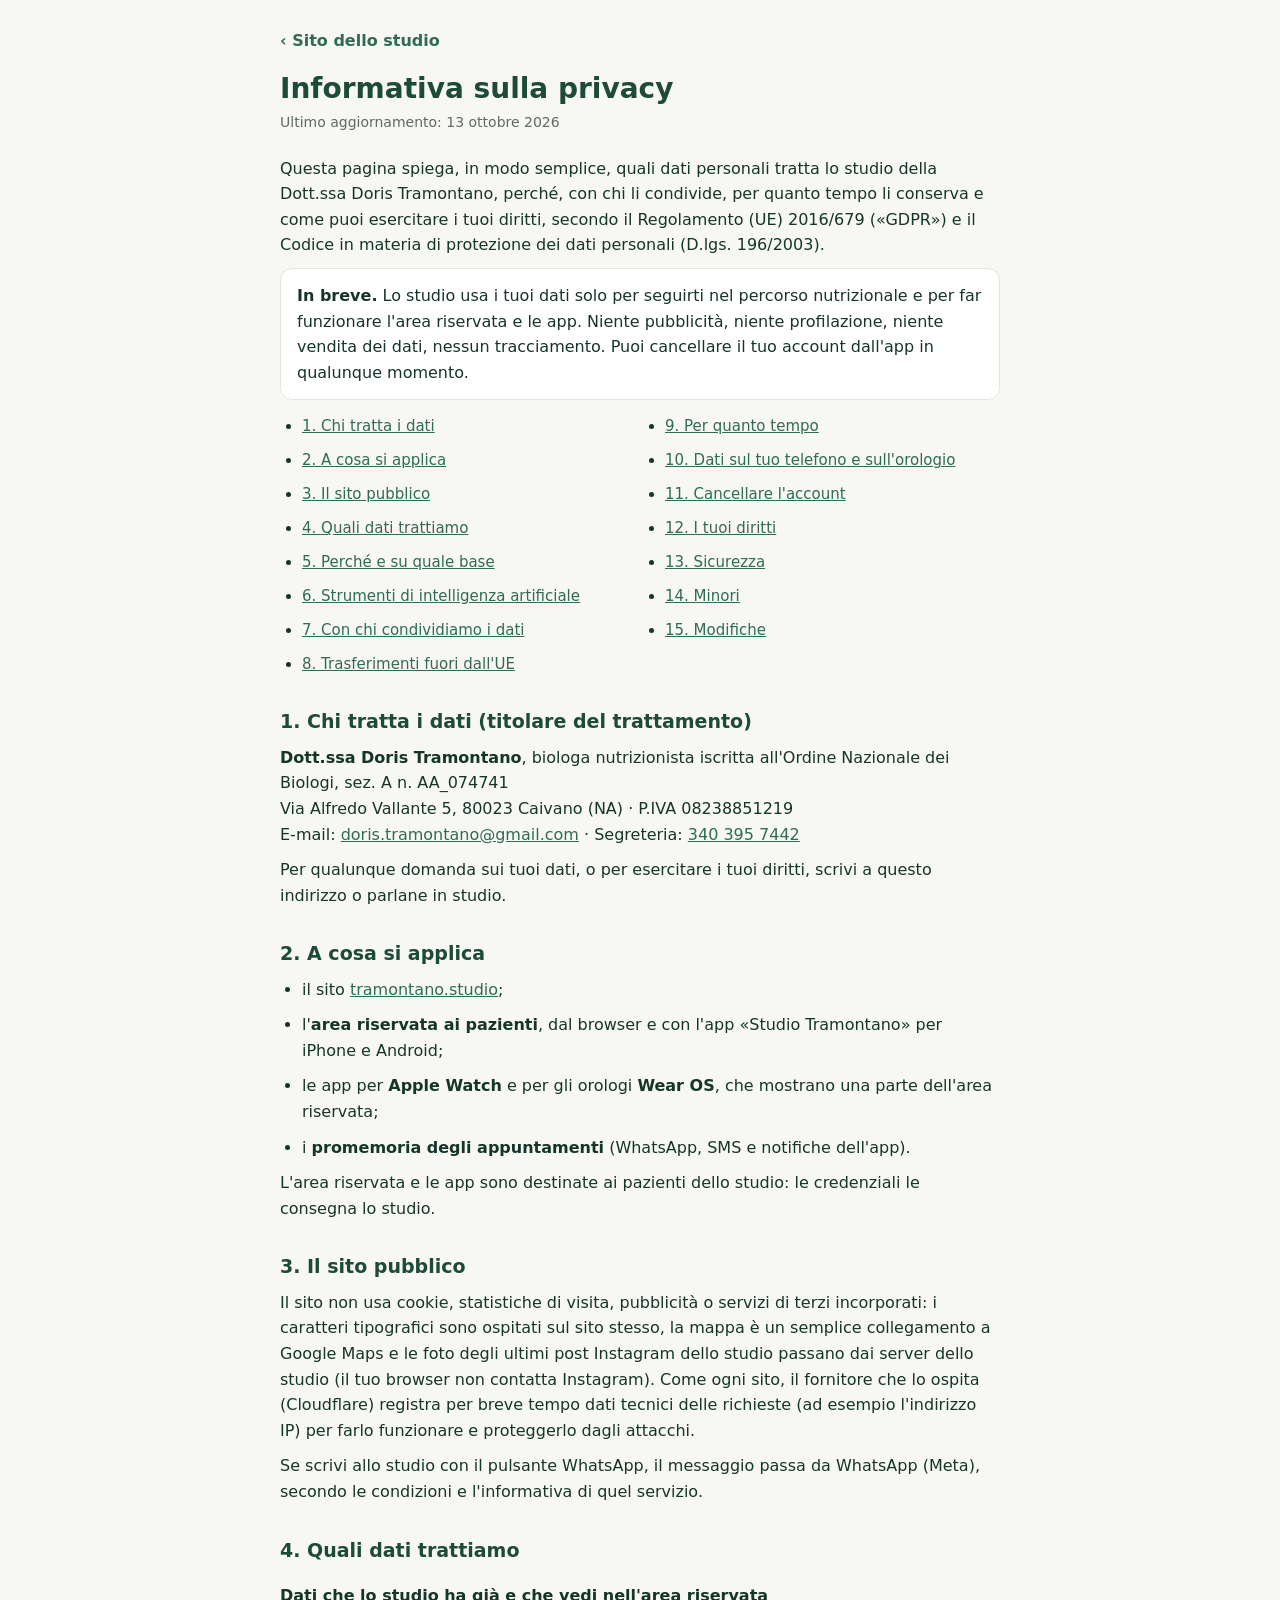
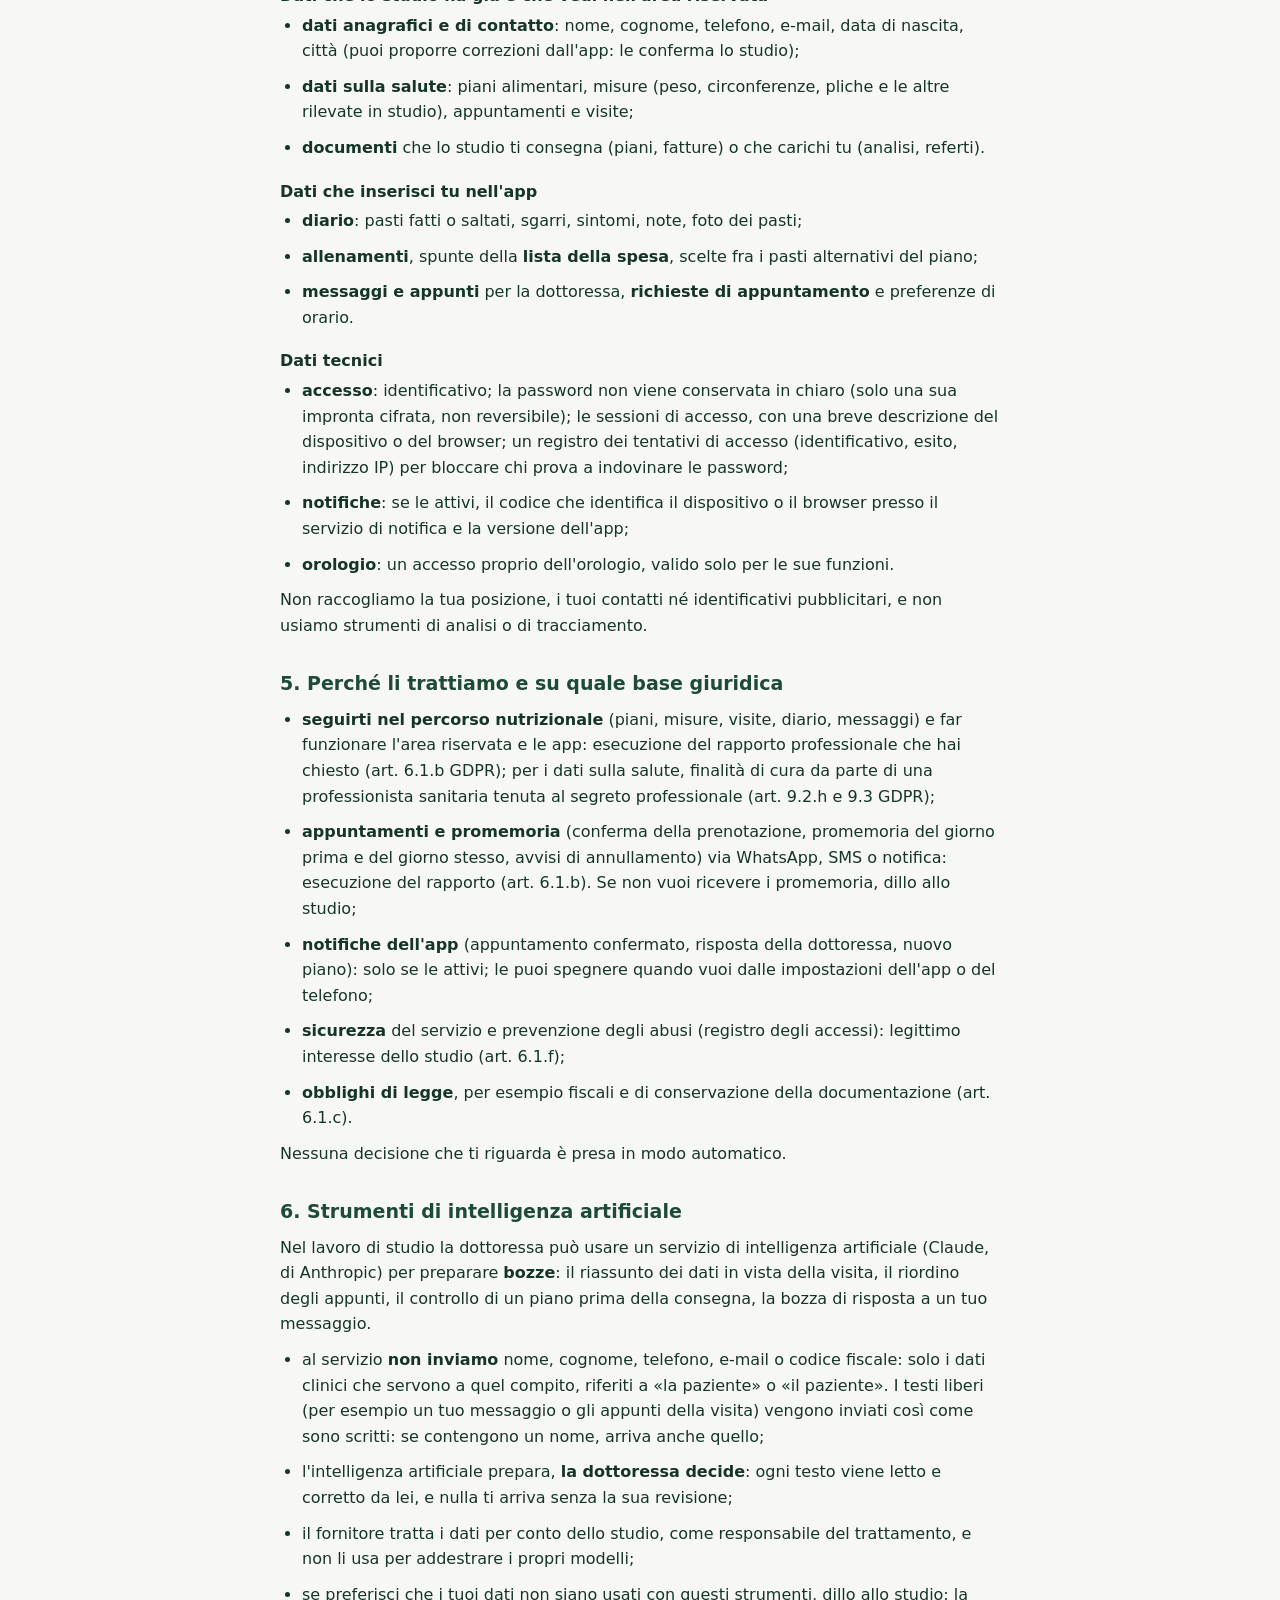
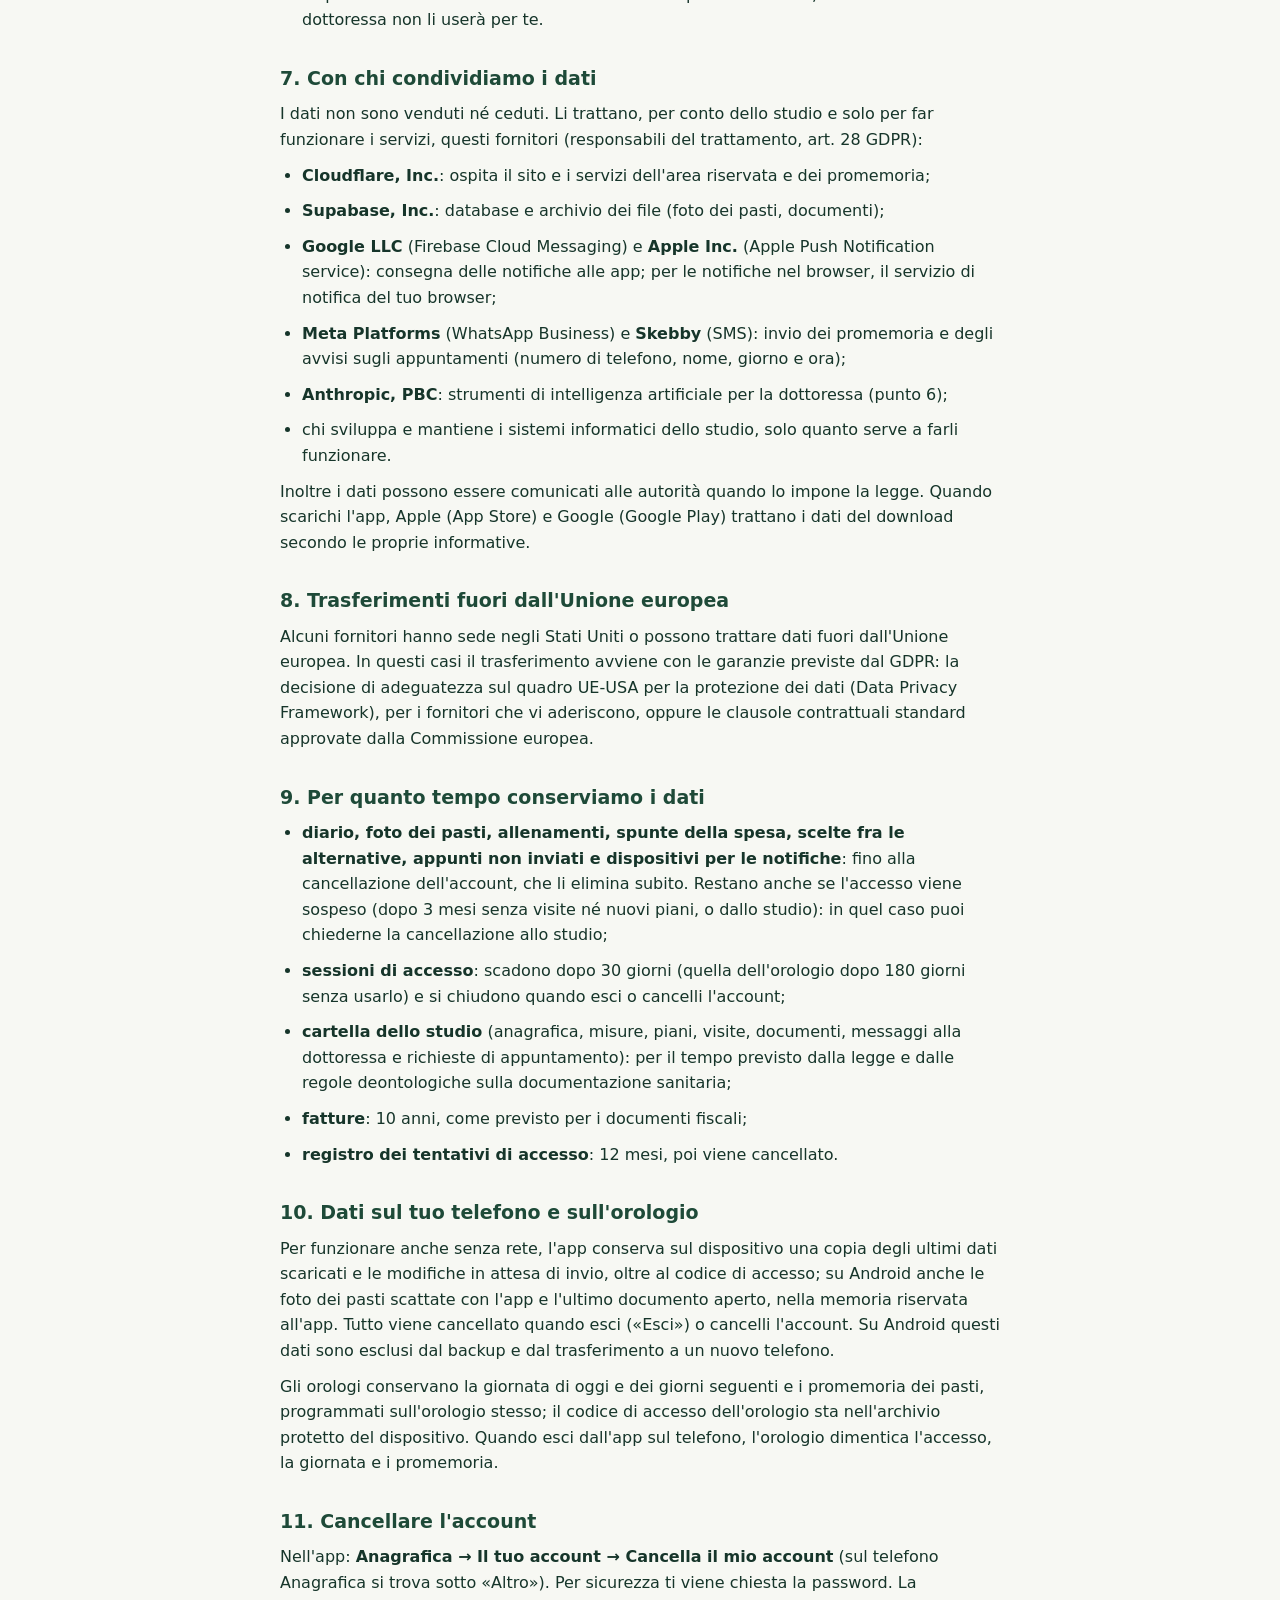
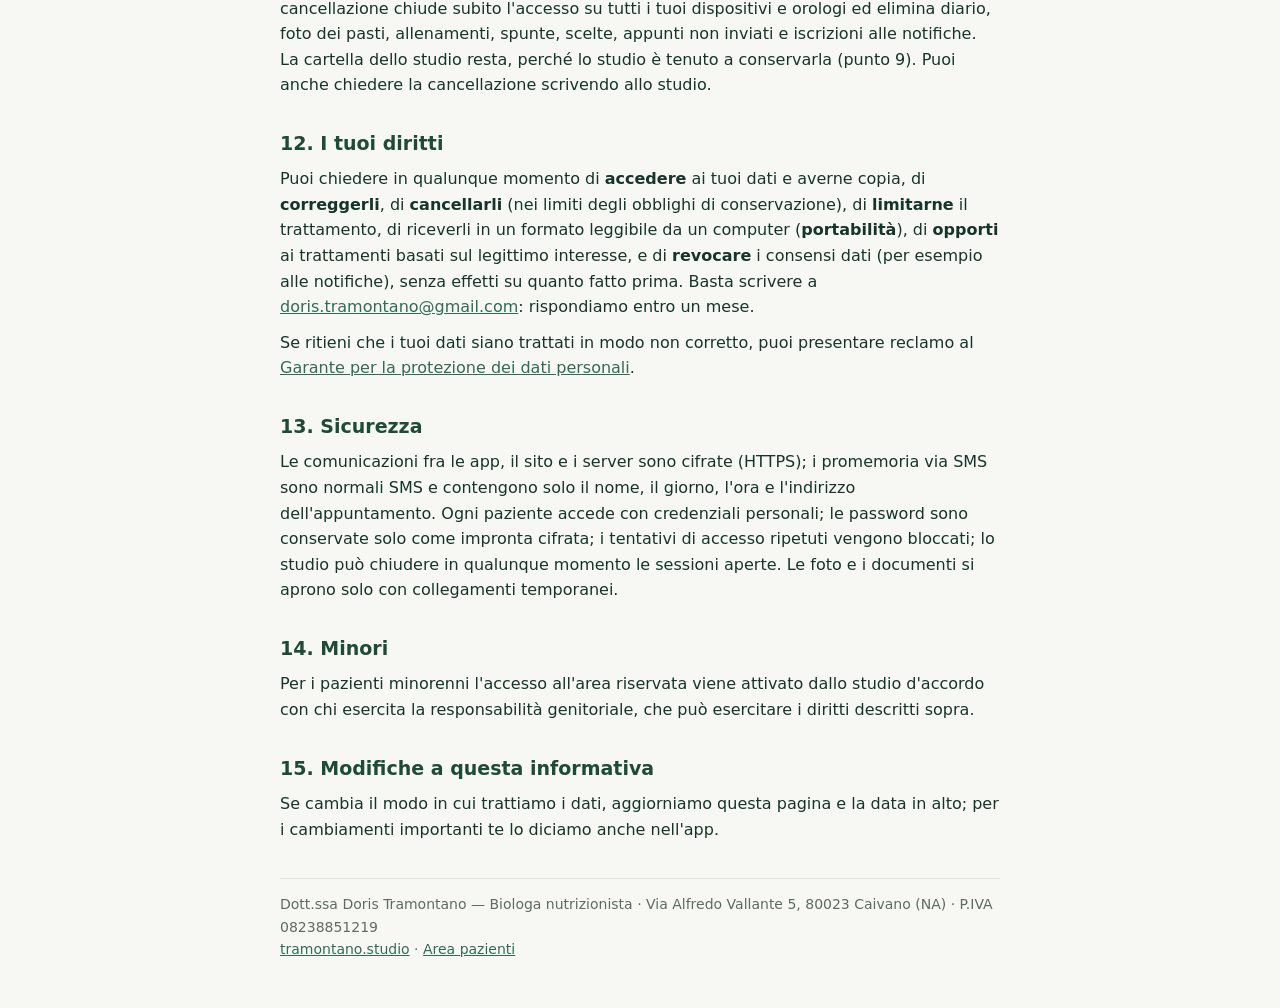
<file: App/public/privacy.html>
<!doctype html>
<html lang="it">
<head>
<meta charset="utf-8">
<meta name="viewport" content="width=device-width,initial-scale=1,viewport-fit=cover">
<title>Informativa sulla privacy — Dott.ssa Doris Tramontano</title>
<meta name="description" content="Come lo studio della Dott.ssa Doris Tramontano, biologa nutrizionista, tratta i dati personali nel sito, nell'area riservata ai pazienti e nelle app.">
<link rel="icon" href="/favicon.svg" type="image/svg+xml">
<!--
  INFORMATIVA SULLA PRIVACY (versione .46) — sito, area pazienti, app per telefono e orologio, promemoria.
  Pagina pubblica, senza script e senza risorse esterne: e' l'indirizzo da indicare in App Store Connect
  e in Google Play Console (https://tramontano.studio/privacy) e da collegare dentro l'app.
  Il testo descrive cio' che fa il codice di questo repository: se si aggiunge un servizio esterno
  (statistiche, un altro invio di messaggi...) va aggiornato. Da far rileggere al consulente dello studio
  prima della pubblicazione (punti da confermare: app-nativa/LEGGIMI.md, passo 6.0).
-->
<style>
  :root { --verde:#1E4A38; --verde2:#2F6B57; --sfondo:#F7F8F3; --testo:#16352A; --tenue:#5d6b63; --bordo:#e2e5dc; }
  * { box-sizing: border-box; }
  body { margin:0; background:var(--sfondo); color:var(--testo);
    font:16px/1.6 system-ui,-apple-system,"Segoe UI",Roboto,sans-serif; -webkit-text-size-adjust:100%; }
  main { max-width:760px; margin:0 auto;
    padding:calc(28px + env(safe-area-inset-top)) calc(20px + env(safe-area-inset-right)) calc(48px + env(safe-area-inset-bottom)) calc(20px + env(safe-area-inset-left)); }
  .torna { display:inline-block; margin-bottom:18px; color:var(--verde2); font-weight:600; text-decoration:none; }
  h1 { color:var(--verde); font-size:28px; line-height:1.2; margin:0 0 6px; }
  .agg { color:var(--tenue); font-size:14px; margin:0 0 22px; }
  h2 { color:var(--verde); font-size:19px; margin:30px 0 8px; }
  h3 { font-size:16px; margin:18px 0 4px; }
  p, li { margin:0 0 10px; }
  ul { padding-left:22px; margin:0 0 10px; }
  a { color:var(--verde2); }
  .riquadro { background:#fff; border:1px solid var(--bordo); border-radius:12px; padding:14px 16px; margin:10px 0 14px; }
  .indice { columns:2; column-gap:28px; font-size:15px; }
  .indice li { break-inside:avoid; }
  @media (max-width:560px) { .indice { columns:1; } h1 { font-size:24px; } }
  footer { margin-top:36px; padding-top:14px; border-top:1px solid var(--bordo); color:var(--tenue); font-size:14px; }
</style>
</head>
<body>
<main>
<a class="torna" href="/">‹ Sito dello studio</a>
<h1>Informativa sulla privacy</h1>
<p class="agg">Ultimo aggiornamento: 13 ottobre 2026</p>

<p>Questa pagina spiega, in modo semplice, quali dati personali tratta lo studio della Dott.ssa Doris Tramontano,
perché, con chi li condivide, per quanto tempo li conserva e come puoi esercitare i tuoi diritti, secondo il
Regolamento (UE) 2016/679 («GDPR») e il Codice in materia di protezione dei dati personali (D.lgs. 196/2003).</p>

<div class="riquadro">
<b>In breve.</b> Lo studio usa i tuoi dati solo per seguirti nel percorso nutrizionale e per far funzionare
l'area riservata e le app. Niente pubblicità, niente profilazione, niente vendita dei dati, nessun
tracciamento. Puoi cancellare il tuo account dall'app in qualunque momento.
</div>

<ul class="indice">
  <li><a href="#titolare">1. Chi tratta i dati</a></li>
  <li><a href="#ambito">2. A cosa si applica</a></li>
  <li><a href="#sito">3. Il sito pubblico</a></li>
  <li><a href="#dati">4. Quali dati trattiamo</a></li>
  <li><a href="#finalita">5. Perché e su quale base</a></li>
  <li><a href="#ia">6. Strumenti di intelligenza artificiale</a></li>
  <li><a href="#destinatari">7. Con chi condividiamo i dati</a></li>
  <li><a href="#estero">8. Trasferimenti fuori dall'UE</a></li>
  <li><a href="#conservazione">9. Per quanto tempo</a></li>
  <li><a href="#dispositivo">10. Dati sul tuo telefono e sull'orologio</a></li>
  <li><a href="#cancellazione">11. Cancellare l'account</a></li>
  <li><a href="#diritti">12. I tuoi diritti</a></li>
  <li><a href="#sicurezza">13. Sicurezza</a></li>
  <li><a href="#minori">14. Minori</a></li>
  <li><a href="#modifiche">15. Modifiche</a></li>
</ul>

<h2 id="titolare">1. Chi tratta i dati (titolare del trattamento)</h2>
<p><b>Dott.ssa Doris Tramontano</b>, biologa nutrizionista iscritta all'Ordine Nazionale dei Biologi, sez. A n. AA_074741<br>
Via Alfredo Vallante 5, 80023 Caivano (NA) · P.IVA 08238851219<br>
E-mail: <a href="mailto:doris.tramontano@gmail.com">doris.tramontano@gmail.com</a> · Segreteria: <a href="tel:+393403957442">340 395 7442</a></p>
<p>Per qualunque domanda sui tuoi dati, o per esercitare i tuoi diritti, scrivi a questo indirizzo o parlane in studio.</p>

<h2 id="ambito">2. A cosa si applica</h2>
<ul>
  <li>il sito <a href="https://tramontano.studio/">tramontano.studio</a>;</li>
  <li>l'<b>area riservata ai pazienti</b>, dal browser e con l'app «Studio Tramontano» per iPhone e Android;</li>
  <li>le app per <b>Apple Watch</b> e per gli orologi <b>Wear OS</b>, che mostrano una parte dell'area riservata;</li>
  <li>i <b>promemoria degli appuntamenti</b> (WhatsApp, SMS e notifiche dell'app).</li>
</ul>
<p>L'area riservata e le app sono destinate ai pazienti dello studio: le credenziali le consegna lo studio.</p>

<h2 id="sito">3. Il sito pubblico</h2>
<p>Il sito non usa cookie, statistiche di visita, pubblicità o servizi di terzi incorporati: i caratteri
tipografici sono ospitati sul sito stesso, la mappa è un semplice collegamento a Google Maps e le foto degli
ultimi post Instagram dello studio passano dai server dello studio (il tuo browser non contatta Instagram). Come
ogni sito, il fornitore che lo ospita (Cloudflare) registra per breve tempo dati tecnici delle richieste (ad
esempio l'indirizzo IP) per farlo funzionare e proteggerlo dagli attacchi.</p>
<p>Se scrivi allo studio con il pulsante WhatsApp, il messaggio passa da WhatsApp (Meta), secondo le condizioni e
l'informativa di quel servizio.</p>

<h2 id="dati">4. Quali dati trattiamo</h2>
<h3>Dati che lo studio ha già e che vedi nell'area riservata</h3>
<ul>
  <li><b>dati anagrafici e di contatto</b>: nome, cognome, telefono, e-mail, data di nascita, città (puoi proporre
  correzioni dall'app: le conferma lo studio);</li>
  <li><b>dati sulla salute</b>: piani alimentari, misure (peso, circonferenze, pliche e le altre rilevate in studio),
  appuntamenti e visite;</li>
  <li><b>documenti</b> che lo studio ti consegna (piani, fatture) o che carichi tu (analisi, referti).</li>
</ul>
<h3>Dati che inserisci tu nell'app</h3>
<ul>
  <li><b>diario</b>: pasti fatti o saltati, sgarri, sintomi, note, foto dei pasti;</li>
  <li><b>allenamenti</b>, spunte della <b>lista della spesa</b>, scelte fra i pasti alternativi del piano;</li>
  <li><b>messaggi e appunti</b> per la dottoressa, <b>richieste di appuntamento</b> e preferenze di orario.</li>
</ul>
<h3>Dati tecnici</h3>
<ul>
  <li><b>accesso</b>: identificativo; la password non viene conservata in chiaro (solo una sua impronta cifrata,
  non reversibile); le sessioni di accesso, con una breve descrizione del dispositivo o del browser; un
  registro dei tentativi di accesso (identificativo, esito, indirizzo IP) per bloccare chi prova a indovinare
  le password;</li>
  <li><b>notifiche</b>: se le attivi, il codice che identifica il dispositivo o il browser presso il servizio di
  notifica e la versione dell'app;</li>
  <li><b>orologio</b>: un accesso proprio dell'orologio, valido solo per le sue funzioni.</li>
</ul>
<p>Non raccogliamo la tua posizione, i tuoi contatti né identificativi pubblicitari, e non usiamo strumenti
di analisi o di tracciamento.</p>

<h2 id="finalita">5. Perché li trattiamo e su quale base giuridica</h2>
<ul>
  <li><b>seguirti nel percorso nutrizionale</b> (piani, misure, visite, diario, messaggi) e far funzionare l'area
  riservata e le app: esecuzione del rapporto professionale che hai chiesto (art. 6.1.b GDPR); per i dati sulla
  salute, finalità di cura da parte di una professionista sanitaria tenuta al segreto professionale
  (art. 9.2.h e 9.3 GDPR);</li>
  <li><b>appuntamenti e promemoria</b> (conferma della prenotazione, promemoria del giorno prima e del giorno
  stesso, avvisi di annullamento) via WhatsApp, SMS o notifica: esecuzione del rapporto (art. 6.1.b). Se non vuoi
  ricevere i promemoria, dillo allo studio;</li>
  <li><b>notifiche dell'app</b> (appuntamento confermato, risposta della dottoressa, nuovo piano): solo se le attivi;
  le puoi spegnere quando vuoi dalle impostazioni dell'app o del telefono;</li>
  <li><b>sicurezza</b> del servizio e prevenzione degli abusi (registro degli accessi): legittimo interesse dello
  studio (art. 6.1.f);</li>
  <li><b>obblighi di legge</b>, per esempio fiscali e di conservazione della documentazione (art. 6.1.c).</li>
</ul>
<p>Nessuna decisione che ti riguarda è presa in modo automatico.</p>

<h2 id="ia">6. Strumenti di intelligenza artificiale</h2>
<p>Nel lavoro di studio la dottoressa può usare un servizio di intelligenza artificiale (Claude, di Anthropic) per
preparare <b>bozze</b>: il riassunto dei dati in vista della visita, il riordino degli appunti, il controllo
di un piano prima della consegna, la bozza di risposta a un tuo messaggio.</p>
<ul>
  <li>al servizio <b>non inviamo</b> nome, cognome, telefono, e-mail o codice fiscale: solo i dati clinici che
  servono a quel compito, riferiti a «la paziente» o «il paziente». I testi liberi (per esempio un tuo messaggio
  o gli appunti della visita) vengono inviati così come sono scritti: se contengono un nome, arriva anche quello;</li>
  <li>l'intelligenza artificiale prepara, <b>la dottoressa decide</b>: ogni testo viene letto e corretto da lei, e
  nulla ti arriva senza la sua revisione;</li>
  <li>il fornitore tratta i dati per conto dello studio, come responsabile del trattamento, e non li usa per
  addestrare i propri modelli;</li>
  <li>se preferisci che i tuoi dati non siano usati con questi strumenti, dillo allo studio: la dottoressa non li
  userà per te.</li>
</ul>

<h2 id="destinatari">7. Con chi condividiamo i dati</h2>
<p>I dati non sono venduti né ceduti. Li trattano, per conto dello studio e solo per far funzionare i servizi,
questi fornitori (responsabili del trattamento, art. 28 GDPR):</p>
<ul>
  <li><b>Cloudflare, Inc.</b>: ospita il sito e i servizi dell'area riservata e dei promemoria;</li>
  <li><b>Supabase, Inc.</b>: database e archivio dei file (foto dei pasti, documenti);</li>
  <li><b>Google LLC</b> (Firebase Cloud Messaging) e <b>Apple Inc.</b> (Apple Push Notification service): consegna
  delle notifiche alle app; per le notifiche nel browser, il servizio di notifica del tuo browser;</li>
  <li><b>Meta Platforms</b> (WhatsApp Business) e <b>Skebby</b> (SMS): invio dei promemoria e degli avvisi sugli
  appuntamenti (numero di telefono, nome, giorno e ora);</li>
  <li><b>Anthropic, PBC</b>: strumenti di intelligenza artificiale per la dottoressa (punto 6);</li>
  <li>chi sviluppa e mantiene i sistemi informatici dello studio, solo quanto serve a farli funzionare.</li>
</ul>
<p>Inoltre i dati possono essere comunicati alle autorità quando lo impone la legge. Quando scarichi l'app, Apple
(App Store) e Google (Google Play) trattano i dati del download secondo le proprie informative.</p>

<h2 id="estero">8. Trasferimenti fuori dall'Unione europea</h2>
<p>Alcuni fornitori hanno sede negli Stati Uniti o possono trattare dati fuori dall'Unione europea. In questi casi
il trasferimento avviene con le garanzie previste dal GDPR: la decisione di adeguatezza sul quadro UE-USA per
la protezione dei dati (Data Privacy Framework), per i fornitori che vi aderiscono, oppure le clausole
contrattuali standard approvate dalla Commissione europea.</p>

<h2 id="conservazione">9. Per quanto tempo conserviamo i dati</h2>
<ul>
  <li><b>diario, foto dei pasti, allenamenti, spunte della spesa, scelte fra le alternative, appunti non inviati
  e dispositivi per le notifiche</b>: fino alla cancellazione dell'account, che li elimina subito. Restano anche se
  l'accesso viene sospeso (dopo 3 mesi senza visite né nuovi piani, o dallo studio): in quel caso puoi chiederne
  la cancellazione allo studio;</li>
  <li><b>sessioni di accesso</b>: scadono dopo 30 giorni (quella dell'orologio dopo 180 giorni senza usarlo) e si
  chiudono quando esci o cancelli l'account;</li>
  <li><b>cartella dello studio</b> (anagrafica, misure, piani, visite, documenti, messaggi alla dottoressa e
  richieste di appuntamento): per il tempo previsto dalla legge e dalle regole deontologiche sulla
  documentazione sanitaria;</li>
  <li><b>fatture</b>: 10 anni, come previsto per i documenti fiscali;</li>
  <li><b>registro dei tentativi di accesso</b>: 12 mesi, poi viene cancellato.</li>
</ul>

<h2 id="dispositivo">10. Dati sul tuo telefono e sull'orologio</h2>
<p>Per funzionare anche senza rete, l'app conserva sul dispositivo una copia degli ultimi dati scaricati e le
modifiche in attesa di invio, oltre al codice di accesso; su Android anche le foto dei pasti scattate con l'app e
l'ultimo documento aperto, nella memoria riservata all'app. Tutto viene cancellato quando esci («Esci») o
cancelli l'account. Su Android questi dati sono esclusi dal backup e dal trasferimento a un nuovo telefono.</p>
<p>Gli orologi conservano la giornata di oggi e dei giorni seguenti e i promemoria dei pasti, programmati
sull'orologio stesso; il codice di accesso dell'orologio sta nell'archivio protetto del dispositivo. Quando esci
dall'app sul telefono, l'orologio dimentica l'accesso, la giornata e i promemoria.</p>

<h2 id="cancellazione">11. Cancellare l'account</h2>
<p>Nell'app: <b>Anagrafica → Il tuo account → Cancella il mio account</b> (sul telefono Anagrafica si trova sotto
«Altro»). Per sicurezza ti viene chiesta la password. La cancellazione chiude subito l'accesso su tutti i tuoi
dispositivi e orologi ed elimina diario, foto dei pasti, allenamenti, spunte, scelte, appunti non inviati e
iscrizioni alle notifiche.
La cartella dello studio resta, perché lo studio è tenuto a conservarla (punto 9). Puoi anche chiedere la
cancellazione scrivendo allo studio.</p>

<h2 id="diritti">12. I tuoi diritti</h2>
<p>Puoi chiedere in qualunque momento di <b>accedere</b> ai tuoi dati e averne copia, di <b>correggerli</b>, di
<b>cancellarli</b> (nei limiti degli obblighi di conservazione), di <b>limitarne</b> il trattamento, di riceverli in
un formato leggibile da un computer (<b>portabilità</b>), di <b>opporti</b> ai trattamenti basati sul legittimo
interesse, e di <b>revocare</b> i consensi dati (per esempio alle notifiche), senza effetti su quanto fatto prima.
Basta scrivere a <a href="mailto:doris.tramontano@gmail.com">doris.tramontano@gmail.com</a>: rispondiamo entro un mese.</p>
<p>Se ritieni che i tuoi dati siano trattati in modo non corretto, puoi presentare reclamo al
<a href="https://www.garanteprivacy.it/" rel="noopener">Garante per la protezione dei dati personali</a>.</p>

<h2 id="sicurezza">13. Sicurezza</h2>
<p>Le comunicazioni fra le app, il sito e i server sono cifrate (HTTPS); i promemoria via SMS sono normali SMS e
contengono solo il nome, il giorno, l'ora e l'indirizzo dell'appuntamento. Ogni paziente accede con credenziali
personali; le password sono
conservate solo come impronta cifrata; i tentativi di accesso ripetuti vengono bloccati; lo studio può chiudere
in qualunque momento le sessioni aperte. Le foto e i documenti si aprono solo con collegamenti temporanei.</p>

<h2 id="minori">14. Minori</h2>
<p>Per i pazienti minorenni l'accesso all'area riservata viene attivato dallo studio d'accordo con chi esercita la
responsabilità genitoriale, che può esercitare i diritti descritti sopra.</p>

<h2 id="modifiche">15. Modifiche a questa informativa</h2>
<p>Se cambia il modo in cui trattiamo i dati, aggiorniamo questa pagina e la data in alto; per i cambiamenti
importanti te lo diciamo anche nell'app.</p>

<footer>
  Dott.ssa Doris Tramontano — Biologa nutrizionista · Via Alfredo Vallante 5, 80023 Caivano (NA) · P.IVA 08238851219<br>
  <a href="/">tramontano.studio</a> · <a href="/pazienti">Area pazienti</a>
</footer>
</main>
</body>
</html>
</file>
